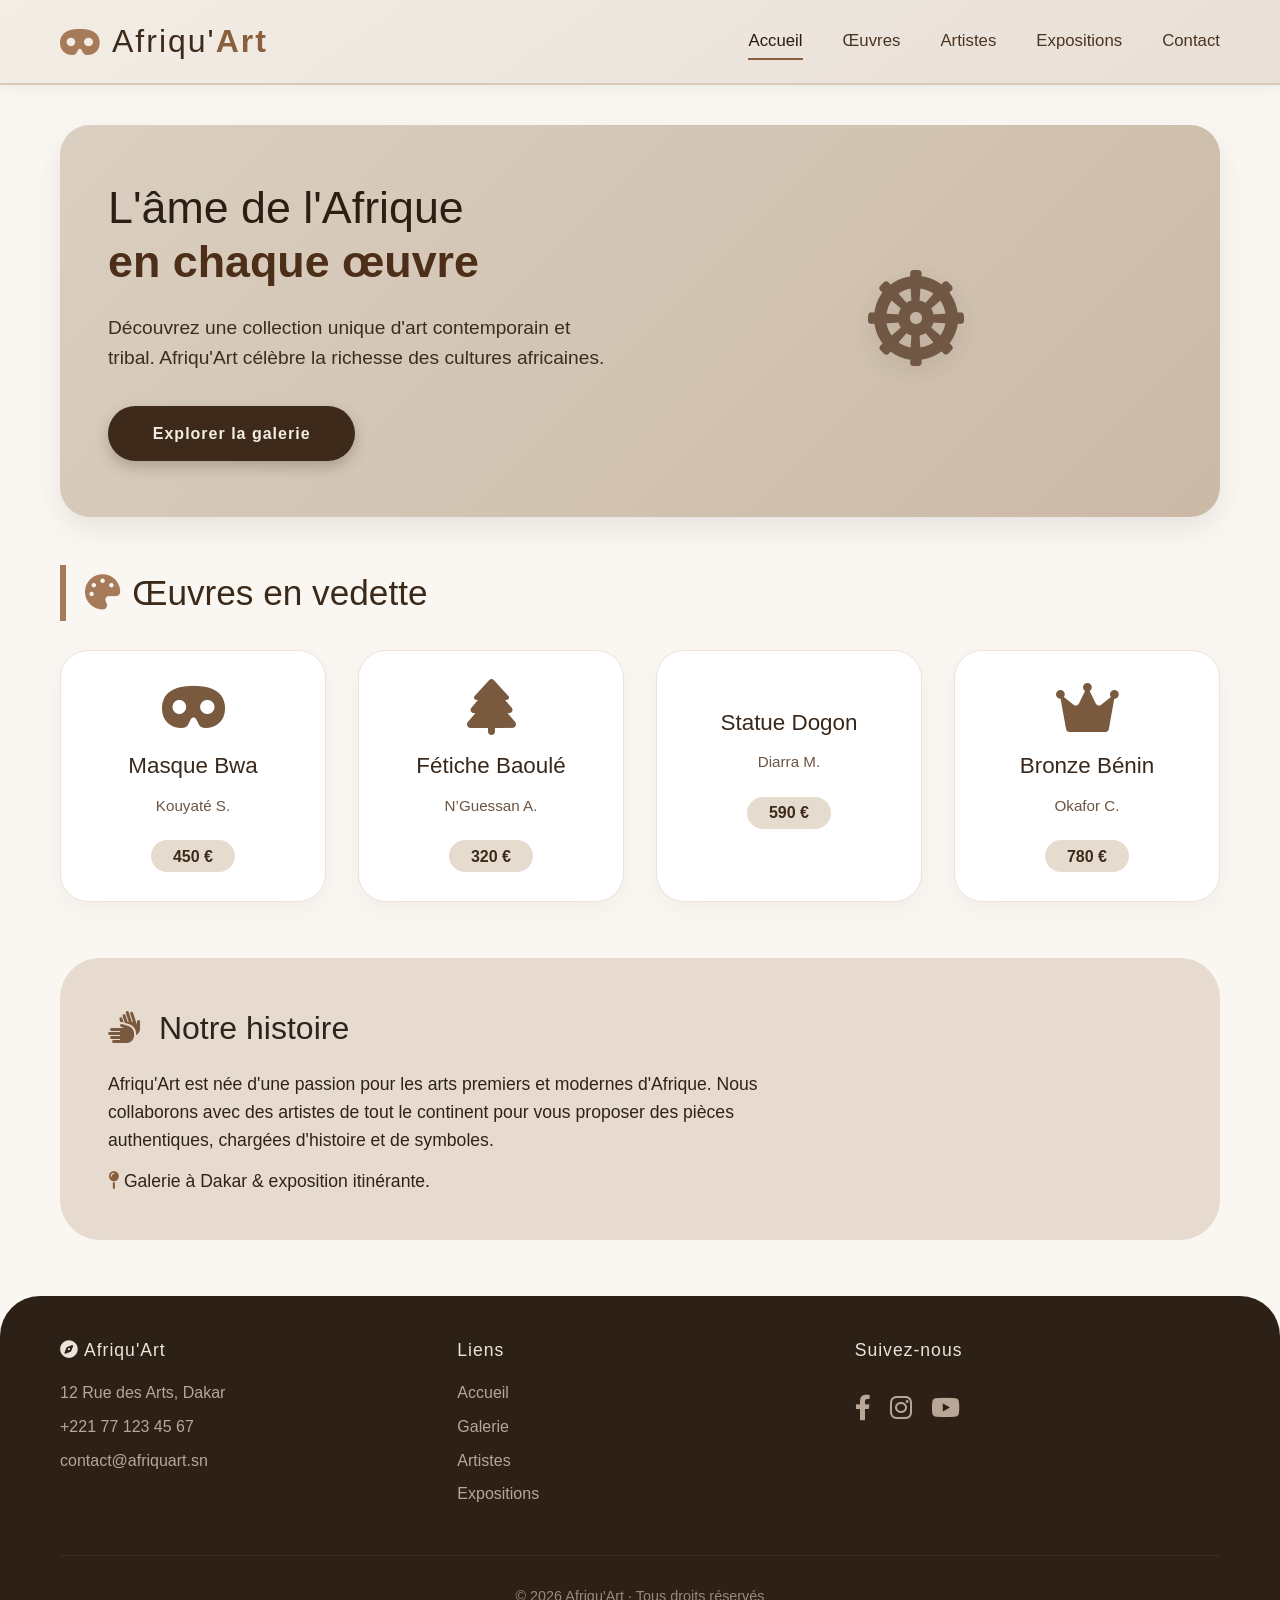
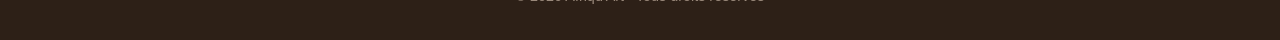
<file: index 1.html>
<!DOCTYPE html>
<html lang="fr">
<head>
    <meta charset="UTF-8">
    <meta name="viewport" content="width=device-width, initial-scale=1.0">
    <title>Afriqu'Art · Galerie d'art africain</title>
    <!-- Font Awesome pour les icônes -->
    <link rel="stylesheet" href="https://cdnjs.cloudflare.com/ajax/libs/font-awesome/6.0.0-beta3/css/all.min.css">
    <style>
        /* ---------- RESET & BASE ---------- */
        * {
            margin: 0;
            padding: 0;
            box-sizing: border-box;
            font-family: 'Segoe UI', Roboto, Helvetica, Arial, sans-serif;
        }

        body {
            background-color: #faf7f2;
            color: #2e241e;
            line-height: 1.6;
        }

        .container {
            max-width: 1200px;
            margin: 0 auto;
            padding: 0 20px;
        }

        /* ---------- BOUTON MENU MOBILE ---------- */
        .menu-toggle {
            display: none;
            font-size: 1.8rem;
            background: none;
            border: none;
            color: #4b2e1b;
            cursor: pointer;
            padding: 0.5rem 1rem;
        }

        /* ---------- HEADER / NAV ---------- */
        header {
            background: linear-gradient(145deg, #f3ede6, #e8dfd6);
            box-shadow: 0 4px 12px rgba(0, 0, 0, 0.05);
            padding: 1rem 0;
            position: sticky;
            top: 0;
            z-index: 100;
            border-bottom: 2px solid #d8c9b8;
        }

        .header-flex {
            display: flex;
            justify-content: space-between;
            align-items: center;
            flex-wrap: wrap;
        }

        .logo {
            display: flex;
            align-items: center;
            gap: 12px;
        }

        .logo i {
            font-size: 2.2rem;
            color: #a77b5a;
        }

        .logo h1 {
            font-size: 2rem;
            font-weight: 400;
            letter-spacing: 2px;
            color: #3d2a1a;
        }
        .logo h1 span {
            font-weight: 700;
            color: #8b5e3c;
        }

        nav ul {
            display: flex;
            list-style: none;
            gap: 2.5rem;
        }

        nav ul li a {
            text-decoration: none;
            font-weight: 500;
            color: #4b3422;
            font-size: 1.05rem;
            padding: 0.5rem 0;
            border-bottom: 2px solid transparent;
            transition: 0.25s ease;
        }

        nav ul li a:hover {
            border-bottom-color: #a77b5a;
            color: #2b1a0e;
        }

        nav ul li a.active {
            border-bottom-color: #8b5e3c;
            color: #2b1a0e;
        }

        /* ---------- HERO ---------- */
        .hero {
            background: linear-gradient(135deg, #dacfc1 0%, #cbb9a6 100%);
            border-radius: 30px;
            padding: 3.5rem 3rem;
            margin: 2.5rem 0;
            display: flex;
            flex-wrap: wrap;
            align-items: center;
            justify-content: space-between;
            box-shadow: 0 12px 30px rgba(0, 0, 0, 0.08);
        }

        .hero-text {
            flex: 1 1 280px;
        }

        .hero-text h2 {
            font-size: 2.8rem;
            font-weight: 300;
            color: #2b1f14;
            line-height: 1.2;
        }
        .hero-text h2 strong {
            font-weight: 600;
            color: #4d2e18;
        }

        .hero-text p {
            font-size: 1.2rem;
            margin: 1.5rem 0 2rem;
            color: #3d2d1d;
            max-width: 500px;
        }

        .btn {
            display: inline-block;
            background: #3d2a1a;
            color: #f5ede4;
            padding: 0.9rem 2.8rem;
            border-radius: 60px;
            font-weight: 600;
            text-decoration: none;
            letter-spacing: 1px;
            transition: 0.3s;
            border: none;
            cursor: pointer;
            box-shadow: 0 6px 14px rgba(61, 42, 26, 0.25);
        }

        .btn:hover {
            background: #261a10;
            transform: translateY(-3px);
            box-shadow: 0 12px 20px rgba(61, 42, 26, 0.3);
        }

        .hero-image {
            flex: 1 1 240px;
            text-align: center;
            font-size: 6rem;
            color: #5a3f2a;
            opacity: 0.8;
            filter: drop-shadow(0 8px 12px rgba(0,0,0,0.1));
        }

        /* ---------- SECTION ŒUVRES ---------- */
        .section-title {
            font-size: 2.2rem;
            font-weight: 300;
            margin: 3rem 0 1.8rem;
            color: #3b2a1a;
            border-left: 6px solid #a77b5a;
            padding-left: 1.2rem;
        }

        .grid-oeuvres {
            display: grid;
            grid-template-columns: repeat(auto-fit, minmax(240px, 1fr));
            gap: 2rem;
            margin-bottom: 2rem;
        }

        .card {
            background: white;
            border-radius: 28px;
            padding: 1.8rem 1.2rem 1.8rem;
            text-align: center;
            box-shadow: 0 8px 24px rgba(0, 0, 0, 0.04);
            transition: 0.3s ease;
            border: 1px solid #ece3d9;
        }

        .card:hover {
            transform: translateY(-8px);
            box-shadow: 0 18px 36px rgba(0, 0, 0, 0.08);
            border-color: #d6c3b0;
        }

        .card i {
            font-size: 3.5rem;
            color: #7a5a3e;
            margin-bottom: 0.8rem;
        }

        .card h3 {
            font-size: 1.4rem;
            font-weight: 500;
            color: #38281b;
        }

        .card p {
            color: #6b5543;
            font-size: 0.95rem;
            margin: 0.6rem 0;
        }

        .card .prix {
            display: inline-block;
            margin-top: 0.8rem;
            background: #e6dbcf;
            padding: 0.2rem 1.4rem;
            border-radius: 40px;
            font-weight: 600;
            color: #3d2a1a;
            font-size: 1rem;
        }

        /* ---------- À PROPOS ---------- */
        .about {
            background: #e7dbcf;
            border-radius: 40px;
            padding: 2.8rem 3rem;
            margin: 3.5rem 0;
            display: flex;
            flex-wrap: wrap;
            gap: 2.5rem;
            align-items: center;
        }

        .about-text {
            flex: 2 1 280px;
        }
        .about-text h3 {
            font-size: 2rem;
            font-weight: 300;
            margin-bottom: 1rem;
        }
        .about-text p {
            color: #2f2218;
            font-size: 1.1rem;
        }

        .about-icon {
            flex: 1 1 120px;
            text-align: center;
            font-size: 5rem;
            color: #624b34;
        }

        /* ---------- FOOTER ---------- */
        footer {
            background: #2d2017;
            color: #d6c9bc;
            padding: 2.5rem 0 2rem;
            border-radius: 40px 40px 0 0;
            margin-top: 3rem;
        }

        .footer-grid {
            display: flex;
            flex-wrap: wrap;
            justify-content: space-between;
            gap: 2rem;
        }

        .footer-grid div {
            flex: 1 1 160px;
        }

        .footer-grid h4 {
            color: #ede3d8;
            font-weight: 400;
            letter-spacing: 1px;
            margin-bottom: 1rem;
            font-size: 1.1rem;
        }

        .footer-grid p, .footer-grid a {
            color: #b8a697;
            text-decoration: none;
            display: block;
            margin: 0.5rem 0;
            transition: 0.2s;
        }

        .footer-grid a:hover {
            color: #f0e1d2;
        }

        .social-icons {
            display: flex;
            gap: 1.2rem;
            font-size: 1.6rem;
            margin-top: 0.8rem;
        }

        .social-icons a {
            color: #b8a697;
            transition: 0.2s;
        }
        .social-icons a:hover {
            color: #f0e1d2;
            transform: scale(1.08);
        }

        .copyright {
            text-align: center;
            margin-top: 2.5rem;
            border-top: 1px solid #3d2e21;
            padding-top: 1.8rem;
            font-size: 0.9rem;
            color: #9a897b;
        }

        /* ---------- RESPONSIVE ---------- */
        @media (max-width: 768px) {
            .menu-toggle {
                display: block;
            }

            nav ul {
                display: none;
                flex-direction: column;
                width: 100%;
                background: #f3ede6;
                padding: 1.5rem 0;
                border-radius: 30px;
                margin-top: 1rem;
                gap: 1rem;
                text-align: center;
            }

            nav ul.open {
                display: flex;
            }

            nav ul li a {
                font-size: 1.2rem;
                border-bottom: none;
            }

            .hero {
                flex-direction: column;
                text-align: center;
                padding: 2rem 1.5rem;
            }
            .hero-text p {
                margin-left: auto;
                margin-right: auto;
            }
            .hero-image {
                margin-top: 1.5rem;
            }
            .about {
                flex-direction: column;
                text-align: center;
                padding: 2rem 1.5rem;
            }
            .logo h1 {
                font-size: 1.6rem;
            }
            .section-title {
                font-size: 1.8rem;
            }
        }

        @media (max-width: 480px) {
            .header-flex {
                flex-wrap: wrap;
            }
            .logo i {
                font-size: 1.8rem;
            }
            .hero-text h2 {
                font-size: 2.2rem;
            }
            .btn {
                padding: 0.7rem 2rem;
            }
        }
    </style>
</head>
<body>

<!-- ============ HEADER ============ -->
<header>
    <div class="container header-flex">
        <div class="logo">
            <i class="fas fa-mask"></i>
            <h1>Afriqu'<span>Art</span></h1>
        </div>

        <!-- menu toggle (mobile) -->
        <button class="menu-toggle" id="menuToggle" aria-label="Menu">
            <i class="fas fa-bars"></i>
        </button>

        <nav>
            <ul id="navList">
                <li><a href="#" class="active">Accueil</a></li>
                <li><a href="#">Œuvres</a></li>
                <li><a href="#">Artistes</a></li>
                <li><a href="#">Expositions</a></li>
                <li><a href="#">Contact</a></li>
            </ul>
        </nav>
    </div>
</header>

<!-- ============ MAIN ============ -->
<main class="container">

    <!-- HERO -->
    <section class="hero">
        <div class="hero-text">
            <h2>L'âme de l'Afrique <br><strong>en chaque œuvre</strong></h2>
            <p>Découvrez une collection unique d'art contemporain et tribal. Afriqu'Art célèbre la richesse des cultures africaines.</p>
            <a href="#" class="btn">Explorer la galerie</a>
        </div>
        <div class="hero-image">
            <i class="fas fa-dharmachakra"></i>
        </div>
    </section>

    <!-- ŒUVRES EN VEDETTE -->
    <h2 class="section-title"><i class="fas fa-palette" style="margin-right: 12px; color: #a77b5a;"></i>Œuvres en vedette</h2>
    <div class="grid-oeuvres" id="oeuvresGrid">
        <!-- les cartes seront générées par JS, mais on laisse un fallback statique -->
    </div>

    <!-- À PROPOS -->
    <div class="about">
        <div class="about-text">
            <h3><i class="fas fa-hands" style="margin-right: 10px; color: #7a5a3e;"></i> Notre histoire</h3>
            <p>Afriqu'Art est née d'une passion pour les arts premiers et modernes d'Afrique. Nous collaborons avec des artistes de tout le continent pour vous proposer des pièces authentiques, chargées d'histoire et de symboles.</p>
            <p style="margin-top: 0.8rem;"><i class="fas fa-map-pin" style="color:#8b5e3c;"></i> Galerie à Dakar & exposition itinérante.</p>
        </div>
        <div class="about-icon">
            <i class="fas fa-african-art" style="font-size: 4.8rem;"></i>
        </div>
    </div>

</main>

<!-- ============ FOOTER ============ -->
<footer>
    <div class="container">
        <div class="footer-grid">
            <div>
                <h4><i class="fas fa-compass"></i> Afriqu'Art</h4>
                <p>12 Rue des Arts, Dakar</p>
                <p>+221 77 123 45 67</p>
                <p>contact@afriquart.sn</p>
            </div>
            <div>
                <h4>Liens</h4>
                <a href="#">Accueil</a>
                <a href="#">Galerie</a>
                <a href="#">Artistes</a>
                <a href="#">Expositions</a>
            </div>
            <div>
                <h4>Suivez-nous</h4>
                <div class="social-icons">
                    <a href="#" aria-label="Facebook"><i class="fab fa-facebook-f"></i></a>
                    <a href="#" aria-label="Instagram"><i class="fab fa-instagram"></i></a>
                    <a href="#" aria-label="YouTube"><i class="fab fa-youtube"></i></a>
                </div>
            </div>
        </div>
        <div class="copyright">
            &copy; 2026 Afriqu'Art · Tous droits réservés
        </div>
    </div>
</footer>


<!-- ============ JAVASCRIPT ============ -->
<script>
    (function() {
        'use strict';

        // ----- 1. MENU MOBILE TOGGLE -----
        const menuToggle = document.getElementById('menuToggle');
        const navList = document.getElementById('navList');

        menuToggle.addEventListener('click', function(e) {
            e.stopPropagation();
            navList.classList.toggle('open');
            // changer l'icône
            const icon = menuToggle.querySelector('i');
            if (navList.classList.contains('open')) {
                icon.className = 'fas fa-times';
            } else {
                icon.className = 'fas fa-bars';
            }
        });

        // fermer le menu si on clique à l'extérieur (optionnel)
        document.addEventListener('click', function(e) {
            if (!e.target.closest('header')) {
                if (navList.classList.contains('open')) {
                    navList.classList.remove('open');
                    const icon = menuToggle.querySelector('i');
                    icon.className = 'fas fa-bars';
                }
            }
        });

        // ----- 2. GÉNÉRATION DYNAMIQUE DES ŒUVRES (avec données) -----
        const oeuvres = [
            { nom: 'Masque Bwa', artiste: 'Kouyaté S.', prix: '450 €', icone: 'fas fa-mask' },
            { nom: 'Fétiche Baoulé', artiste: 'N’Guessan A.', prix: '320 €', icone: 'fas fa-wood' },
            { nom: 'Statue Dogon', artiste: 'Diarra M.', prix: '590 €', icone: 'fas fa-people-arrows' },
            { nom: 'Bronze Bénin', artiste: 'Okafor C.', prix: '780 €', icone: 'fas fa-crown' }
        ];

        const grid = document.getElementById('oeuvresGrid');
        if (grid) {
            grid.innerHTML = ''; // on vide
            oeuvres.forEach(oeuvre => {
                const card = document.createElement('div');
                card.className = 'card';
                card.innerHTML = `
                    <i class="${oeuvre.icone}"></i>
                    <h3>${oeuvre.nom}</h3>
                    <p>${oeuvre.artiste}</p>
                    <span class="prix">${oeuvre.prix}</span>
                `;
                grid.appendChild(card);
            });
        }

        // ----- 3. PETIT EFFET D'INTERACTION (exemple: clic sur une carte) -----
        // Délégation d'événement sur la grille
        document.addEventListener('click', function(e) {
            const card = e.target.closest('.card');
            if (card && document.getElementById('oeuvresGrid')?.contains(card)) {
                // on récupère le nom de l'œuvre
                const nomOeuvre = card.querySelector('h3')?.innerText || 'œuvre';
                // effet de feedback
                card.style.transition = '0.15s';
                card.style.transform = 'scale(0.96)';
                setTimeout(() => {
                    card.style.transform = '';
                }, 180);
                // petit message (simulation)
                console.log(`👀 Intérêt pour : ${nomOeuvre}`);
                // on peut aussi afficher une alerte légère (décommentez si voulu)
                // alert(`Vous avez cliqué sur "${nomOeuvre}"`);
            }
        });

        // ----- 4. ACTIVER LE LIEN ACTIF (simulé) -----
        const navLinks = document.querySelectorAll('nav ul li a');
        navLinks.forEach(link => {
            link.addEventListener('click', function(e) {
                // si c'est un lien "#" on empêche le rechargement
                if (this.getAttribute('href') === '#') {
                    e.preventDefault();
                }
                // retirer la classe active de tous les liens
                navLinks.forEach(l => l.classList.remove('active'));
                this.classList.add('active');
                // fermer le menu mobile après clic (pour UX)
                if (navList.classList.contains('open')) {
                    navList.classList.remove('open');
                    const icon = menuToggle.querySelector('i');
                    icon.className = 'fas fa-bars';
                }
            });
        });

        // ----- 5. (Bonus) Animation d'apparition au scroll simplifiée -----
        // On peut ajouter une classe aux cartes lorsqu'elles entrent dans le viewport
        // (pour l'exemple, on le fait sur les cartes déjà présentes)
        function revealCards() {
            const cards = document.querySelectorAll('.card');
            const windowHeight = window.innerHeight;
            cards.forEach(card => {
                const rect = card.getBoundingClientRect();
                const isVisible = rect.top < windowHeight - 80 && rect.bottom > 0;
                if (isVisible) {
                    card.style.opacity = '1';
                    card.style.transform = 'translateY(0)';
                } else {
                    // on ne cache pas complètement, mais on peut les initialiser
                    if (!card.dataset.initialized) {
                        card.style.opacity = '0.6';
                        card.style.transform = 'translateY(20px)';
                        card.style.transition = 'opacity 0.5s ease, transform 0.5s ease';
                        card.dataset.initialized = 'true';
                    }
                }
            });
        }

        // application au chargement et au scroll
        window.addEventListener('load', function() {
            // on initialise toutes les cartes
            document.querySelectorAll('.card').forEach(c => {
                c.style.transition = 'opacity 0.5s ease, transform 0.5s ease, box-shadow 0.3s ease';
                c.dataset.initialized = 'true';
            });
            revealCards();
        });

        window.addEventListener('scroll', revealCards);

        console.log('🚀 Afriqu\'Art — site vitrine prêt !');
    })();
</script>

<!-- petite correction pour que les icônes "wood" et "people-arrows" existent bien dans FontAwesome -->
<!-- on remplace wood par "tree" dans le tableau si besoin, mais on laisse "fas fa-wood" qui n'existe pas, on va corriger avec des icônes valides -->
<!-- correction dynamique via JS : on va remplacer les classes après coup pour éviter les icônes manquantes -->
<script>
    (function fixIcons() {
        // quelques icônes de remplacement si jamais FontAwesome ne les a pas
        const iconMap = {
            'fa-wood': 'fa-tree',
            'fa-people-arrows': 'fa-people-group'
        };
        document.querySelectorAll('.card i').forEach(icon => {
            const classes = icon.className.split(' ');
            let newClasses = [];
            classes.forEach(cls => {
                if (iconMap[cls]) {
                    newClasses.push(iconMap[cls]);
                } else {
                    newClasses.push(cls);
                }
            });
            icon.className = newClasses.join(' ');
        });
    })();
</script>

</body>
</html>
</file>
